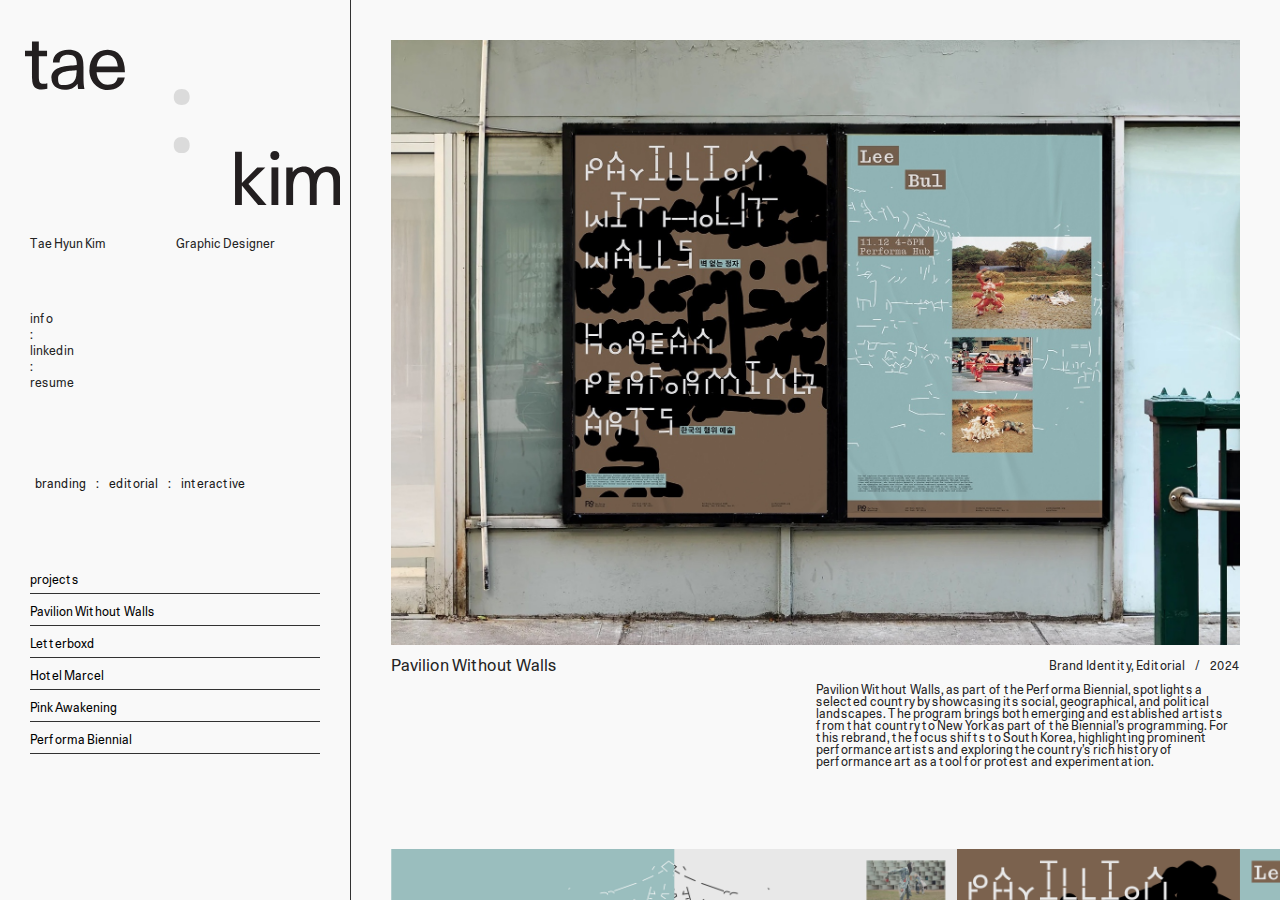
<file: 1PWP.html>
<!DOCTYPE html>
<html lang="en">
<head>
    <meta charset="UTF-8">
    <meta name="viewport" content="width=device-width, initial-scale=1.0">
    <title>Tae Hyun Kim</title>
    <link rel="stylesheet" href="styles.css">
</head>
<body>
    <div class="container">
        <!-- Sidebar Navigation -->
        <aside class="sidebar">
            <div class="logo center">
                <a href="index.html">
                    <img src="assets/General Assets/logo test.svg" alt="Your Logo">
                </a>
            </div>
            <div class="top-bar">
                <div class="name">Tae Hyun Kim</div>
                <div class="title">Graphic Designer</div>
            </div>
            <nav>
                <ul>
                    <li><a href="info.html">info</a></li>
                    <li class="no-hover"><a>:</a></li>
                    <li><a target="_blank" rel="noopener noreferrer" href="https://www.linkedin.com/in/tae-hyun-kim-34a757192/">linkedin</a></li>
                    <li class="no-hover"><a>:</a></li>
                    <li><a href="assets/General Assets/Tae-Portfolio/assets/General Assets/TaeHyunKim_Resume_2025.pdf">resume</a></li>
                </ul>
            </nav>

            <!-- Project Type Menu -->
            <nav class="project-type">
                <ul>
                    <li><a href="#" data-category="Branding">branding</a></li>
                    <li class="no-hover"><a>:</a></li>
                    <li><a href="#" data-category="Editorial">editorial</a></li>
                    <li class="no-hover"><a>:</a></li>
                    <li><a href="#" data-category="Interactive">interactive</a></li>
                </ul>
            </nav>

            <!-- Project Menu -->
            <nav class="projects-menu">
                <ul>
                    <li class="no-hover"><a>projects</a></li>
                    <li><a href="1PWP.html" data-category="Branding, Editorial">Pavilion Without Walls</a></li>
                    <li><a href="2Lbxd.html" data-category="Branding, Interactive">Letterboxd</a></li>
                    <li><a href="3Marcel.html" data-category="Branding, Editorial, Interactive">Hotel Marcel</a></li>
                    <li><a href="4Pink.html" data-category="Print, Editorial">Pink Awakening</a></li>
                    <li><a href="5Performa.html" data-category="Branding, Interactive">Performa Biennial</a></li>
                </ul>
            </nav>
        </aside>

    <main class="content">
        <section class="projects">
            <div class="project" data-category="Print, Editorial">
                <a href="1PWP.html">
                    <img src="assets/Pavilion Without Walls/Micro_posters.jpg" alt="PWP Main">
                </a>
                <div class="project-header">
                    <div class="project-title">Pavilion Without Walls</div>
                    <div class="project-meta">
                        <span>Brand Identity, Editorial</span>
                        <span> / </span>
                        <span>2024</span>
                    </div>
                </div>
                <p class="caption">Pavilion Without Walls, as part of the Performa Biennial, spotlights a selected country by showcasing its social, geographical, and political landscapes. The program brings both emerging and established artists from that country to New York as part of the Biennial’s programming. For this rebrand, the focus shifts to South Korea, highlighting prominent performance artists and exploring the country’s rich history of performance art as a tool for protest and experimentation.</p>
            </div>

            <!-- Posters Section -->
            <div class="posters">
                <img src="assets/Pavilion Without Walls/PWP_Poster2.jpeg" alt="PWP 2" class="poster">
                <img src="assets/Pavilion Without Walls/PWP_Poster3.jpeg" alt="PWP 3" class="poster">
                <img src="assets/Pavilion Without Walls/PWP_Poster.jpeg" alt="PWP 0" class="poster">
                <img src="assets/Pavilion Without Walls/PWP_Poster1.jpeg" alt="PWP 1" class="poster">
            </div>
            <p class="caption">The custom logotype emphasizes the program’s mission of spotlighting a country and celebrates the collaboration between two locations. By reconstructing the Roman alphabet through the Korean alphabet (Hangul), the logotype reflects Pavilion Without Walls’ goal of expanding performing arts in an international context.</p>
            
            <div class="projects">
                <img src="assets/Pavilion Without Walls/main.jpg" alt="PWP Catalogue Main">
            </div>
            <div class="projects">
                <img src="assets/Pavilion Without Walls/PWP Pages.jpg" alt="PWP Catalogue Spreads">
            </div>
            <p class="caption">The custom logotype emphasizes the program’s mission of spotlighting a country and celebrates the collaboration between two locations. By reconstructing the Roman alphabet through the Korean alphabet (Hangul), the logotype reflects Pavilion Without Walls’ goal of expanding performing arts in an international context.</p>
            
            <div class="projects">
                <img src="assets/Pavilion Without Walls/Micro_outdoor_1.jpeg" alt="PWP Outdoor 1">
            </div>
            <div class="projects">
                <img src="assets/Pavilion Without Walls/Micro_outdoor_2.jpg" alt="PWP Outdoor 2">
            </div>
            <p class="caption">As a parallel to the idea of Pavilion Without Walls, I referenced the Korean architectural style of a pavilion as a graphic element—expanding and reducing the weight to create a dynamic illustrative element that can be applied to various printed material.</p>
        </section>
    </main>
</div>


        </section>
    </main>
</div>

<!-- Modal Structure -->
<div id="myModal" class="modal">
    <span class="close">&times;</span>
    <img class="modal-content" id="img01">
    <div id="caption"></div>
</div>

<script src="script.js"></script>
</body>
</html>
</file>
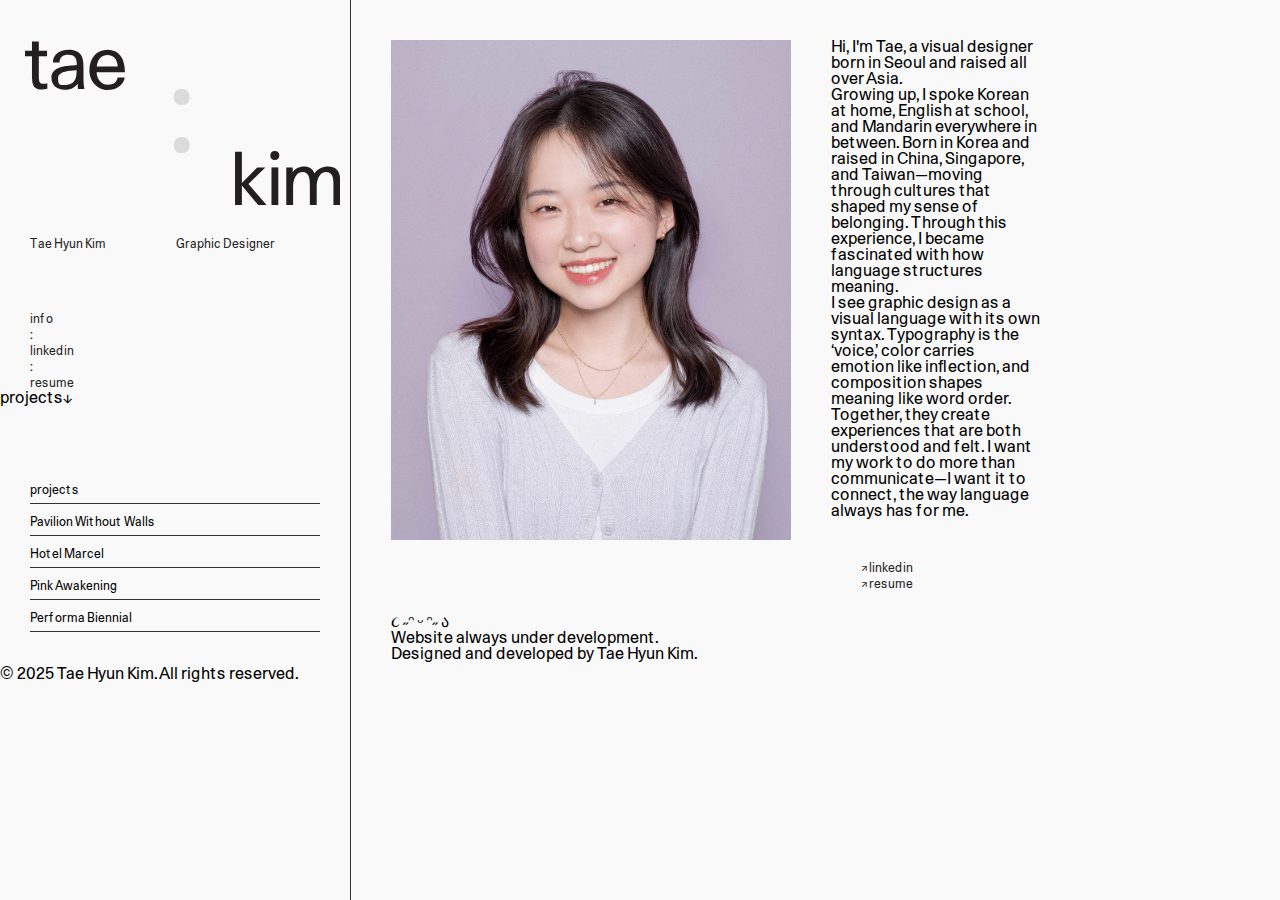
<file: info.html>
<!DOCTYPE html>
<html lang="en">
<head>
    <meta charset="UTF-8">
    <meta name="viewport" content="width=device-width, initial-scale=1.0">
    <title>Tae Hyun Kim</title>
    <link rel="stylesheet" href="styles.css">
    <link rel="icon" href="assets/General Assets/favicon.svg" type="image/svg+xml">
</head>
<body>
    <div class="container">
        <!-- Sidebar Navigation -->
        <aside class="sidebar">
            <div class="logo">
            <div class="logo center">
                <a href="index.html">
                     <img src="assets/General Assets/logo test.svg" alt="Logo" class="static-logo" id="logo">
                </a>
            </div>
            </div>
            <div class="top-bar">
                <div class="name">Tae Hyun Kim</div>
                <div class="title">Graphic Designer</div>
            </div>
            <div class="menu-group">
            <nav class="cascading">
                <ul>
                    <li><a href="info.html" data-index="0">info</a></li>
                    <li class="no-hover"><a data-index="1">:</a></li>
                    <li><a target="_blank" rel="noopener noreferrer" href="https://www.linkedin.com/in/tae-hyun-kim-34a757192/" data-index="2">linkedin</a></li>
                    <li class="no-hover"><a data-index="3">:</a></li>
                    <li><a target="_blank" rel="noopener noreferrer" href="https://drive.google.com/file/d/13bpKyzMx7ikTZsYw6-CjbHqlu7fMXvsx/view?usp=sharing" data-index="4">resume</a></li>
                </ul>
            </nav>

            <!-- Project Type Menu -->
            <!-- <nav class="project-type">
                <ul>
                    <li><a href="#" data-category="Branding">branding</a></li>
                    <li class="no-hover"><a>:</a></li>
                    <li><a href="#" data-category="Editorial">editorial</a></li>
                    <li class="no-hover"><a>:</a></li>
                    <li><a href="#" data-category="Interactive">interactive</a></li>
                </ul>
            </nav> -->

            <!-- Project Menu -->
             <!-- /* Hamburge for mobile */ -->
             <nav class="projects-header">
                <span class="projects-title">projects<span class="arrow">↓</span></span>
            </nav>
            <nav class="projects-menu">
                <ul>
                    <li class="no-hover projects-title-desktop"><a>projects</a></li>
                    <li><a href="pavilionwithoutwalls.html" data-category="Branding, Editorial">Pavilion Without Walls</a></li>
                    <li><a href="hotelmarcel.html" data-category="Branding, Editorial, Interactive">Hotel Marcel</a></li>
                    <!-- WIP <li><a href="2Lbxd.html" data-category="Branding, Interactive">Letterboxd</a></li> -->
                    <li><a href="pinkawakening.html" data-category="Print, Editorial">Pink Awakening</a></li>
                    <li><a href="performabiennial.html" data-category="Branding, Interactive">Performa Biennial</a></li>
                </ul>
            </nav>
            </div>
            <footer class="copyright" role="contentinfo">
                &copy; 2025 Tae Hyun Kim.  All rights reserved.
            </footer>
        </aside>

    <main class="content">
        <section class="projects">
            <div class="profile">
                <div class="profile-image">
                    <img src="assets/General Assets/Headshot.jpg" alt="me">
                </div>
                <div class="profile-text">
                    <p class="profile-name">Hi, I'm Tae, a visual designer born in Seoul and raised all over Asia.</p>
                    <p>Growing up, I spoke Korean at home, English at school, and Mandarin everywhere in between. Born in Korea and raised in China, Singapore, and Taiwan—moving through cultures that shaped my sense of belonging. Through this experience, I became fascinated with how language structures meaning.</p>
                    <p>I see graphic design as a visual language with its own syntax. Typography is the ‘voice,’ color carries emotion like inflection, and composition shapes meaning like word order. Together, they create experiences that are both understood and felt. I want my work to do more than communicate—I want it to connect, the way language always has for me.</p>
                        <nav class="info-cascading">
                            <ul>
                                <li class="no-hover"><span data-index="0"></span></li>
                                <li><a target="_blank" rel="noopener noreferrer" href="https://www.linkedin.com/in/tae-hyun-kim-34a757192/" data-index="1">↗ linkedin</a></li>
                                <li class="no-hover"><span data-index="2"></span></li>
                                <li><a target="_blank" rel="noopener noreferrer" href="https://drive.google.com/file/d/13bpKyzMx7ikTZsYw6-CjbHqlu7fMXvsx/view?usp=sharing" data-index="3">↗ resume</a></li>
                            </ul>
                        </nav>
                    </div>
            </div>
        </section>
        <footer class="footer-info">
            <div class="footer-content">
                <p>૮ ˶ᵔ ᵕ ᵔ˶ ა</p> 
                <p>Website always under development. </p>
                <p>Designed and developed by Tae Hyun Kim.</p>
            </div>
        </footer>
    </main>
</div>

<script src="script.js"></script>
</body>
</html>
</file>
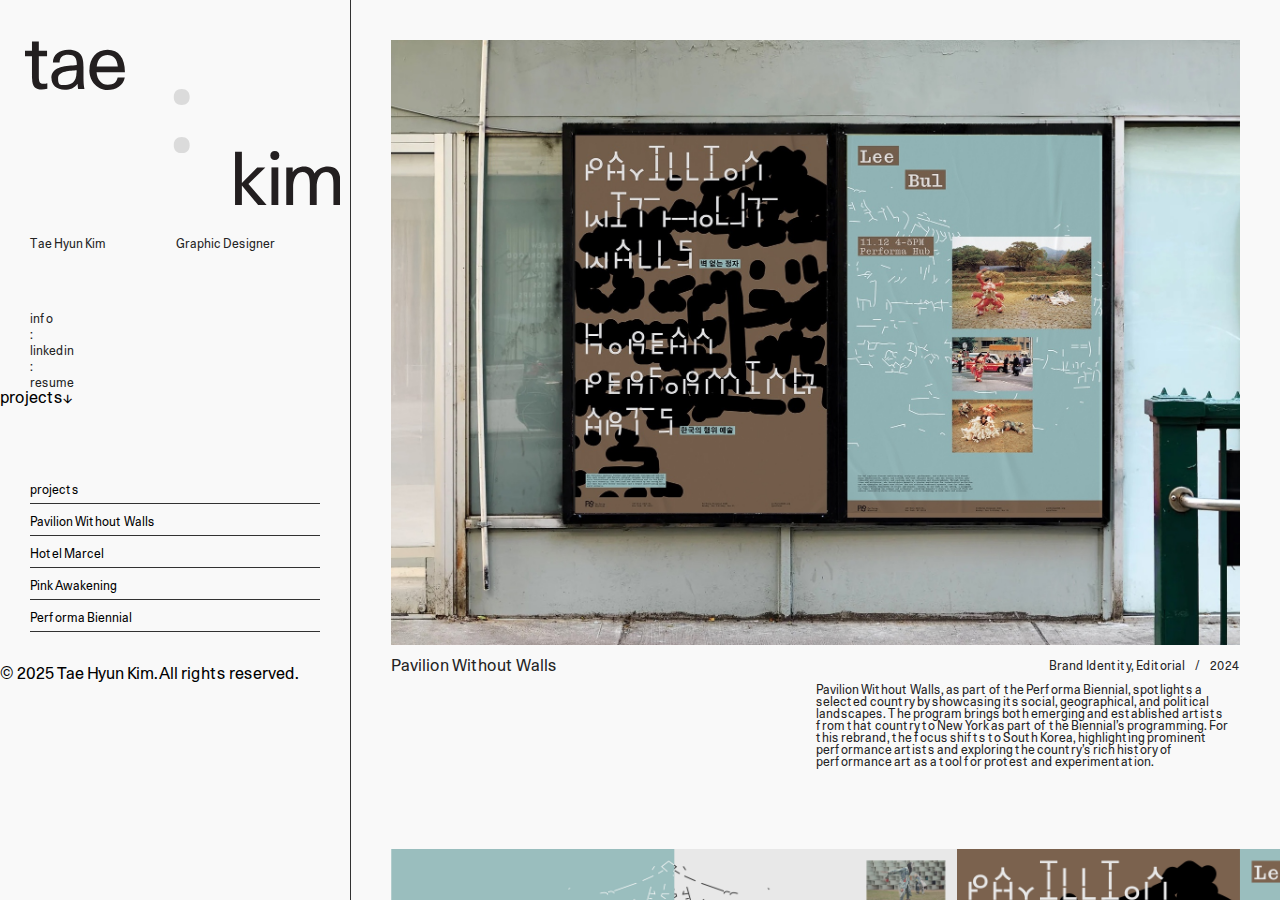
<file: pavilionwithoutwalls.html>
<!DOCTYPE html>
<html lang="en">
<head>
    <meta charset="UTF-8">
    <meta name="viewport" content="width=device-width, initial-scale=1.0">
    <title>Tae Hyun Kim</title>
    <link rel="stylesheet" href="styles.css">
    <link rel="icon" href="assets/General Assets/favicon.svg" type="image/svg+xml">
</head>
<body>
    <div class="container">
        <!-- Sidebar Navigation -->
        <aside class="sidebar">
            <div class="logo">
            <div class="logo center">
                <a href="index.html">
                     <img src="assets/General Assets/logo test.svg" alt="Logo" class="static-logo" id="logo">
                </a>
            </div>
            </div>
            <div class="top-bar">
                <div class="name">Tae Hyun Kim</div>
                <div class="title">Graphic Designer</div>
            </div>
            <div class="menu-group">
            <nav class="cascading">
                <ul>
                    <li><a href="info.html" data-index="0">info</a></li>
                    <li class="no-hover"><a data-index="1">:</a></li>
                    <li><a target="_blank" rel="noopener noreferrer" href="https://www.linkedin.com/in/tae-hyun-kim-34a757192/" data-index="2">linkedin</a></li>
                    <li class="no-hover"><a data-index="3">:</a></li>
                    <li><a target="_blank" rel="noopener noreferrer" href="https://drive.google.com/file/d/13bpKyzMx7ikTZsYw6-CjbHqlu7fMXvsx/view?usp=sharing" data-index="4">resume</a></li>
                </ul>
            </nav>

            <!-- Project Type Menu -->
            <!-- <nav class="project-type">
                <ul>
                    <li><a href="#" data-category="Branding">branding</a></li>
                    <li class="no-hover"><a>:</a></li>
                    <li><a href="#" data-category="Editorial">editorial</a></li>
                    <li class="no-hover"><a>:</a></li>
                    <li><a href="#" data-category="Interactive">interactive</a></li>
                </ul>
            </nav> -->

            <!-- Project Menu -->
             <!-- /* Hamburge for mobile */ -->
             <nav class="projects-header">
                <span class="projects-title">projects<span class="arrow">↓</span></span>
            </nav>
            <nav class="projects-menu">
                <ul>
                    <li class="no-hover projects-title-desktop"><a>projects</a></li>
                    <li><a href="pavilionwithoutwalls.html" data-category="Branding, Editorial">Pavilion Without Walls</a></li>
                    <li><a href="hotelmarcel.html" data-category="Branding, Editorial, Interactive">Hotel Marcel</a></li>
                    <!-- WIP <li><a href="2Lbxd.html" data-category="Branding, Interactive">Letterboxd</a></li> -->
                    <li><a href="pinkawakening.html" data-category="Print, Editorial">Pink Awakening</a></li>
                    <li><a href="performabiennial.html" data-category="Branding, Interactive">Performa Biennial</a></li>
                </ul>
            </nav>
            </div>
            <footer class="copyright" role="contentinfo">
                &copy; 2025 Tae Hyun Kim.  All rights reserved.
            </footer>
        </aside>

    <main class="content">
        <section class="projects">
            <div class="project" data-category="Print, Editorial">
                <a href="pavilionwithoutwalls.html">
                    <img src="assets/Pavilion Without Walls/Micro_posters.jpg" alt="PWP Main">
                </a>
                <div class="project-header">
                    <div class="project-title">Pavilion Without Walls</div>
                    <div class="project-meta">
                        <span>Brand Identity, Editorial</span>
                        <span> / </span>
                        <span>2024</span>
                    </div>
                </div>
                <p class="caption">Pavilion Without Walls, as part of the Performa Biennial, spotlights a selected country by showcasing its social, geographical, and political landscapes. The program brings both emerging and established artists from that country to New York as part of the Biennial’s programming. For this rebrand, the focus shifts to South Korea, highlighting prominent performance artists and exploring the country’s rich history of performance art as a tool for protest and experimentation.</p>
            </div>

            <!-- Posters Section -->
            <div class="posters">
                <img src="assets/Pavilion Without Walls/PWP_Poster2.jpeg" alt="PWP 2" class="poster">
                <img src="assets/Pavilion Without Walls/PWP_Poster3.jpeg" alt="PWP 3" class="poster">
                <img src="assets/Pavilion Without Walls/PWP_Poster.jpeg" alt="PWP 0" class="poster">
                <img src="assets/Pavilion Without Walls/PWP_Poster1.jpeg" alt="PWP 1" class="poster">
            </div>
            <p class="caption">The custom logotype emphasizes the program’s mission of spotlighting a country and celebrates the collaboration between two locations. By reconstructing the Roman alphabet through the Korean alphabet (Hangul), the logotype reflects Pavilion Without Walls’ goal of expanding performing arts in an international context.</p>
            
            <div class="projects">
                <img src="assets/Pavilion Without Walls/main.jpg" alt="PWP Catalogue Main">
            </div>
            <div class="projects">
                <img src="assets/Pavilion Without Walls/PWP Pages.jpg" alt="PWP Catalogue Spreads">
            </div>
            <p class="caption">The custom logotype emphasizes the program’s mission of spotlighting a country and celebrates the collaboration between two locations. By reconstructing the Roman alphabet through the Korean alphabet (Hangul), the logotype reflects Pavilion Without Walls’ goal of expanding performing arts in an international context.</p>
            
            <div class="projects">
                <img src="assets/Pavilion Without Walls/Micro_outdoor_1.jpeg" alt="PWP Outdoor 1">
            </div>
            <div class="projects">
                <img src="assets/Pavilion Without Walls/Micro_outdoor_2.jpg" alt="PWP Outdoor 2">
            </div>
            <p class="caption">As a parallel to the idea of Pavilion Without Walls, I referenced the Korean architectural style of a pavilion as a graphic element—expanding and reducing the weight to create a dynamic illustrative element that can be applied to various printed material.</p>
        </section>
    </main>
</div>


        </section>
    </main>
</div>

<!-- Modal Structure -->
<div id="myModal" class="modal">
    <span class="close">&times;</span>
    <img class="modal-content" id="img01">
    <div id="caption"></div>
</div>

<script src="script.js"></script>
</body>
</html>
</file>
<file: styles.css>
/* General Reset */
* {
    margin: 0;
    padding: 0;
    box-sizing: border-box;
}

@font-face {
    font-family: 'Unica 77';
    src: url('assets/Fonts/font.woff2') format('woff2'),
         url('assets/Fonts/font.woff') format('woff');
    font-weight: normal;
    font-style: normal;
}

body {
    font-family: 'Unica 77', sans-serif;
    display: flex;
    height: 100vh;
    margin: 0; /* Ensure no margin */
}

/* Main Container */
.container {
    display: flex;
    width: 100%;
    height: 100%;
}

/* Sidebar */
.sidebar {
    width: 350px;
    height: 100vh;
    background: #f9f9f9;
    position: fixed;
    left: 0;
    top: 0;
    display: flex;
    flex-direction: column;
    align-items: left;
    overflow-y: scroll; /* Enable scrolling */
    -ms-overflow-style: none;  /* For Internet Explorer */
    scrollbar-width: none;  /* For Firefox */
}

.sidebar::-webkit-scrollbar {
    display: none; /* Hide scrollbar in Webkit browsers like Chrome, Safari */
}

/* Top Bar */
.top-bar {
    display: flex;
    justify-content: space-between;
    align-items: center;
    width: 100%;
    padding: 10px 75px 20px 30px; /* Adjust padding to fit better */
    background: #f9f9f9;
    margin: 0; /* Ensure no margin */
}

/* Name */
.name {
    font-size: 12px;
    color: #242424;
    font-family: 'Unica 77', sans-serif;
}

/* Title */
.title {
    font-size: 12px;
    color: rgb(36, 36, 36);
    font-family: 'Unica 77', sans-serif;
}

/* Logo */
.logo.center {
    display: flex;
    justify-content: center;
    width: 100%;
}

.logo img {
    width: 350px !important;
    height: auto;
    padding-left: 35px
    /* margin-bottom: 20px;
    margin-left: 30px; Adjusts the logo 20px to the left */
}

/* Main Navigation Menu */
nav ul {
    list-style: none;
    text-align: left;
    display: flex;
    flex-direction: column;
    margin-top: 40px;
}

nav ul li {
    margin: 0px 0px 0px 30px;
}

nav ul li a {
    color: rgb(36, 36, 36);
    text-decoration: none;
    font-size: 12px;
    transition: 0.3s;
    font-family: 'Unica 77', sans-serif;
}

nav ul li a:hover {
    color: #9ed46c;
}

nav ul li.no-hover a:hover {
    color: rgb(36, 36, 36); /* Keep the default color */
    text-decoration: none;
}

/* Main Content */
.content {
    background: #f9f9f9;
    margin-left: 350px;
    width: 100%;
    padding: 40px;
    overflow-y: auto;
    border-left-color: rgb(50, 50, 50);
    border-left-width: 1px;
    border-left-style: solid;
}

/* Projects Type Menu */
.project-type {
    width: 100%;
    margin-top: 40px;
}

.project-type ul {
    list-style: none;
    margin-left: 30px;
    text-align: left;
    display: flex;
    flex-direction: row;
}

.project-type ul li {
    margin: 5px;
}

.project-type ul li a {
    color: rgb(25, 25, 25);
    text-decoration: none;
    font-size: 12px;
    transition: color 0.3s ease;
}

.project-type ul li a:hover,
.project-type ul li a.active {
    color: #9ed46c;
}

.project-type ul li.no-hover a:hover {
    color: rgb(36, 36, 36); /* Keep the default color */
    text-decoration: none;
}

/* Projects Menu */
.projects-menu {
    width: 100%;
}

.projects-menu ul {
    list-style: none;
    padding: 30px;
    text-align: left;
    display: flex;
    flex-direction: column;
}

.projects-menu ul li {
    padding-bottom: 5px;
    border-bottom-width: 1px;
    border-bottom-style: solid;
    border-bottom-color: rgb(50, 50, 50);
    margin: 5px 0;
}

.projects-menu ul li a {
    color: rgb(0, 0, 0);
    text-decoration: none;
    font-size: 12px;
    transition: color 0.3s ease;
}

.projects-menu ul li a:hover {
    color: #9ed46c;
}

.projects-menu ul li.no-hover a:hover {
    color: rgb(36, 36, 36); /* Keep the default color */
    text-decoration: none;
}

/* Projects Section */
.projects {
    display: flex;
    flex-direction: column;
    gap: 20px;
    justify-content: flex-start;
    padding: 0px 0;
}

/* Individual Project */
.project {
    background: #f9f9f9;
    padding: 0px;
    border: none;
    border-radius: 0;
    box-shadow: none;
    width: 100%; /* Ensure it takes up the full width */
    margin: 0 auto; /* Keep it centered horizontally if there's any margin to adjust */
    padding-bottom: 40px;
}

.project img {
    width: 100%;
    height: auto;
    max-width: 100%;
    border-radius: 0px;
}

/* Project Header */
.project-header {
    display: flex;
    justify-content: space-between;
    align-items: center;
    margin-top: 10px;
}

.project-title {
    color: rgb(36, 36, 36);
    font-weight: normal;
    text-decoration: none;
    font-style: normal;
    text-align: left;
    font-size: 16px;
    font-family: 'Unica 77', sans-serif;
}

.project-meta {
    display: flex;
    gap: 10px;
    font-size: 12px;
    color: rgb(36, 36, 36);
    font-family: 'Unica 77', sans-serif;
}

/* Posters Section */
.posters {
    display: flex;
    justify-content: space-between;
    gap: 0; /* Remove gap between posters */
    margin-top: 20px;
}

.right-half {
    width: 50%; /* Set the width to half of the content div */
    margin-left: auto; /* Align it to the right */
}

.poster {
    width: 33.33%; /* Adjusts the width to fit 3 posters side by side without gaps */
    cursor: pointer;
}

.poster img {
    width: 100%;
    height: auto;
}

/* Caption Section */
.caption {
    color: rgb(36, 36, 36);
    font-weight: normal;
    text-decoration: none;
    font-size: 12px;
    font-family: 'Unica 77', sans-serif;
    width: 50%; /* Set the width to half of the content div */
    margin-left: auto; /* Align it to the right */
}

/* Video Section */
.video-container {
    width: 100%;
    background-color: rgb(24, 24, 24);
    display: flex;
    justify-content: center;
    margin-top: 20px;
}

.video-container video {
    width: 100%;
    max-width: 600px;
    height: auto;
}

/* Modal */
.modal {
    display: none;
    position: fixed;
    z-index: 1000;
    padding-top: 60px;
    left: 0;
    top: 0;
    width: 100%;
    height: 100%;
    overflow: auto;
    background-color: rgb(0, 0, 0);
    background-color: rgba(0, 0, 0, 0.9);
}

.modal-content {
    margin: auto;
    display: block;
    width: 80%;
    max-width: 700px;
}

#caption {
    margin: auto;
    display: block;
    width: 80%;
    max-width: 700px;
    text-align: center;
    color: #ccc;
    padding: 10px 0;
    height: 150px;
}

.close {
    position: absolute;
    top: 15px;
    right: 35px;
    color: #f1f1f1;
    font-size: 40px;
    font-weight: bold;
    transition: 0.3s;
}

.close:hover,
.close:focus {
    color: #bbb;
    text-decoration: none;
    cursor: pointer;
}

/* Carousel */
.carousel {
    position: relative;
    width: 100%;
    max-width: 100%;
    overflow: hidden;
}

.carousel-container {
    display: flex;
    transition: transform 0.5s ease-in-out;
}

.carousel-slide {
    min-width: 100%;
    box-sizing: border-box;
}

.carousel-slide img {
    width: 100%;
    height: auto;
}

/* Carousel Buttons */
.carousel-button {
    position: absolute;
    top: 50%;
    transform: translateY(-50%);
    background-color: rgba(0, 0, 0, 0.5);
    color: white;
    border: none;
    padding: 10px;
    cursor: pointer;
}

.carousel-button.prev {
    left: 10px;
}

.carousel-button.next {
    right: 10px;
}

/* Logo Placement */
.logo.center {
    display: flex;
    justify-content: center;
    margin-top:40px;
    width: 100%;
}

.logo img {
    width: 260px;
    height: auto;
    margin-bottom: 20px;
    margin-left: -20px; /* Adjusts the logo 20px to the left */
}

.project p {
    color: rgb(36, 36, 36);
    font-weight: normal; /* Set font weight to normal */
    text-decoration: none; /* Remove underline */
    font-style: normal;
    text-align: left;
    font-size: 12px;
    margin-top: 10px;
    font-family: 'Unica 77', sans-serif;
}

.profile {
    display: flex;
    align-items: flex-start;
}

.profile img {
    width: 400px;
    min-width: 300px;
    height: auto;
    margin-right: 40px;
    margin-top: 0px;
}

.profile .profile-text {
    padding: 0px 200px 0 0;
    width: 60%;
    padding-bottom: 20px;
    flex-grow: 1;
}

/* Responsive Design */
@media (max-width: 768px) {
    body {
        display: block; /* Change from flex to block for natural flow */
        height: auto; /* Remove fixed height */
        overflow-y: auto; /* Enable scrolling on the body */
    }
    
    .container {
        display: block; /* Change from flex to block */
        height: auto; /* Remove fixed height */
    }
    
    .sidebar {
        width: 100%;
        height: auto;
        position: relative; /* Not fixed anymore */
        overflow-y: visible; /* No separate scrolling */
        padding-bottom: 20px;
    }
    
    /* Keep your other mobile styling from before */
    .logo.center {
        margin-top: 50px;
        margin-bottom: 10px;
        width: 100%;
        display: flex;
        justify-content: center;
    }
    
    .logo img {
        margin-left: 0;
        width: 450px;
    }
    
    .top-bar {
        width: 100%;
        padding: 10px 20px;
        display: flex;
        justify-content: space-between;
        align-items: center;
    }
    
    nav ul {
        flex-direction: row;
        flex-wrap: wrap;
        justify-content: flex-start;
        margin-top: 15px;
        padding-left: 20px;
    }
    
    nav ul li {
        margin: 5px 10px 5px 0;
        text-align: left;
    }
    
    .project-type ul {
        flex-direction: row;
        flex-wrap: wrap;
        justify-content: flex-start;
        margin-left: 20px;
    }
    
    .content {
        margin-left: 0;
        width: 100%;
        padding: 20px;
        position: relative;
        border-left: none;
        border-top: 1px solid rgb(50, 50, 50);
    }

    .carousel-button {
        padding: 5px;
    }

    .carousel-button.prev {
        left: 5px;
    }

    .carousel-button.next {
        right: 5px;
    }

    .posters {
        flex-direction: column;
    }

    .poster {
        width: 100%;
        margin-bottom: 20px;
    }
}
</file>
